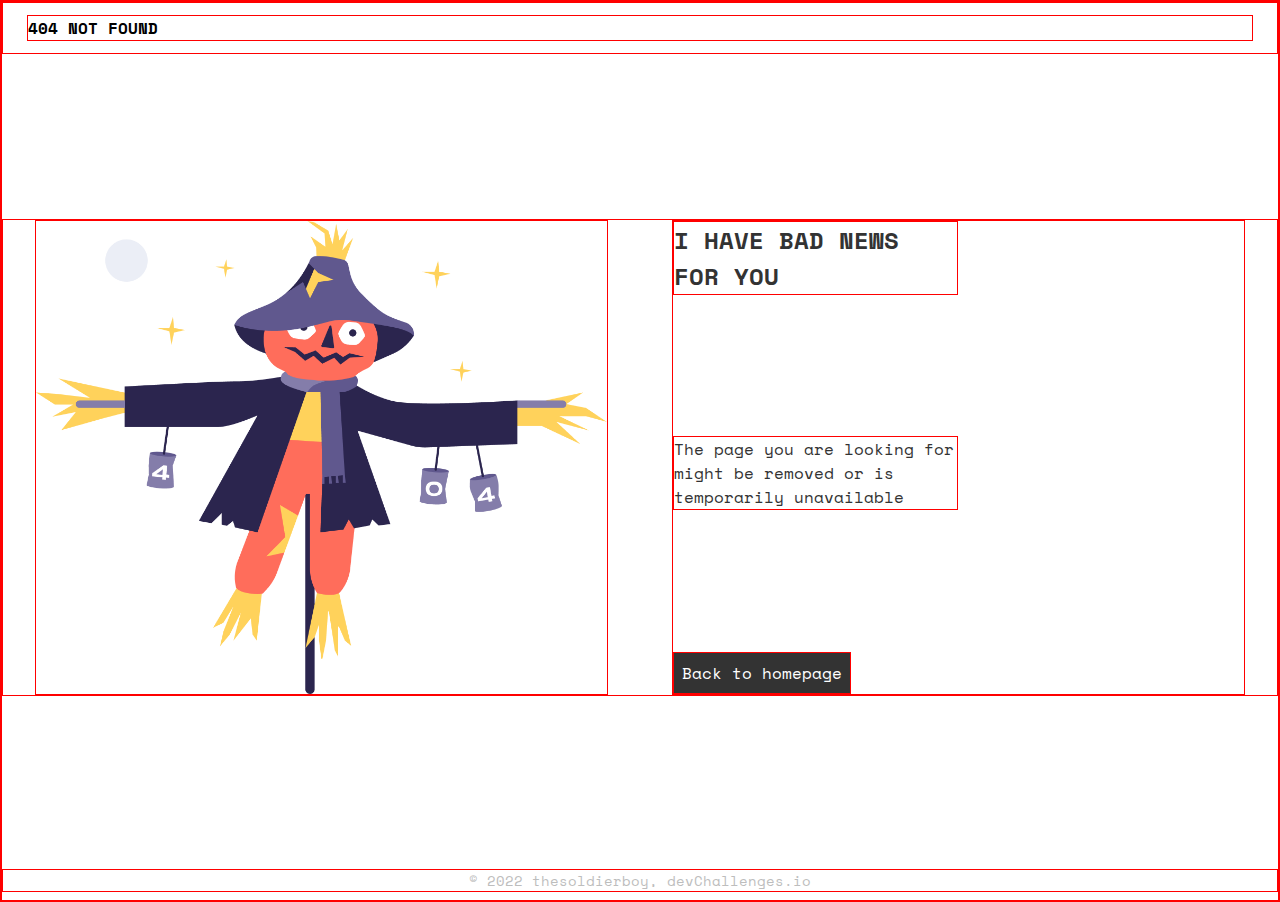
<file: index.html>
<!DOCTYPE html>
<html lang="en">

<head>
  <meta charset="UTF-8">
  <meta http-equiv="X-UA-Compatible" content="IE=edge">
  <meta name="viewport" content="width=device-width, initial-scale=1.0">
  <link rel="stylesheet" href="style.css">
  <title>error-404-Not-Found</title>
</head>

<body>
  <div class="navbar"><h4>404 NOT FOUND</h4></div>
  <div class="container">
    <img src="/Scarecrow.png" alt="scarecrow">
    <div class="right_column">

      <h2>I HAVE BAD NEWS FOR YOU</h2>
      <p>The page you are looking for might be removed or is temporarily unavailable</p>
      <a href="url">Back to homepage</a>
    </div>
  </div>

  <div class="footer">© 2022 thesoldierboy, devChallenges.io</div>
</body>

</html>
</file>
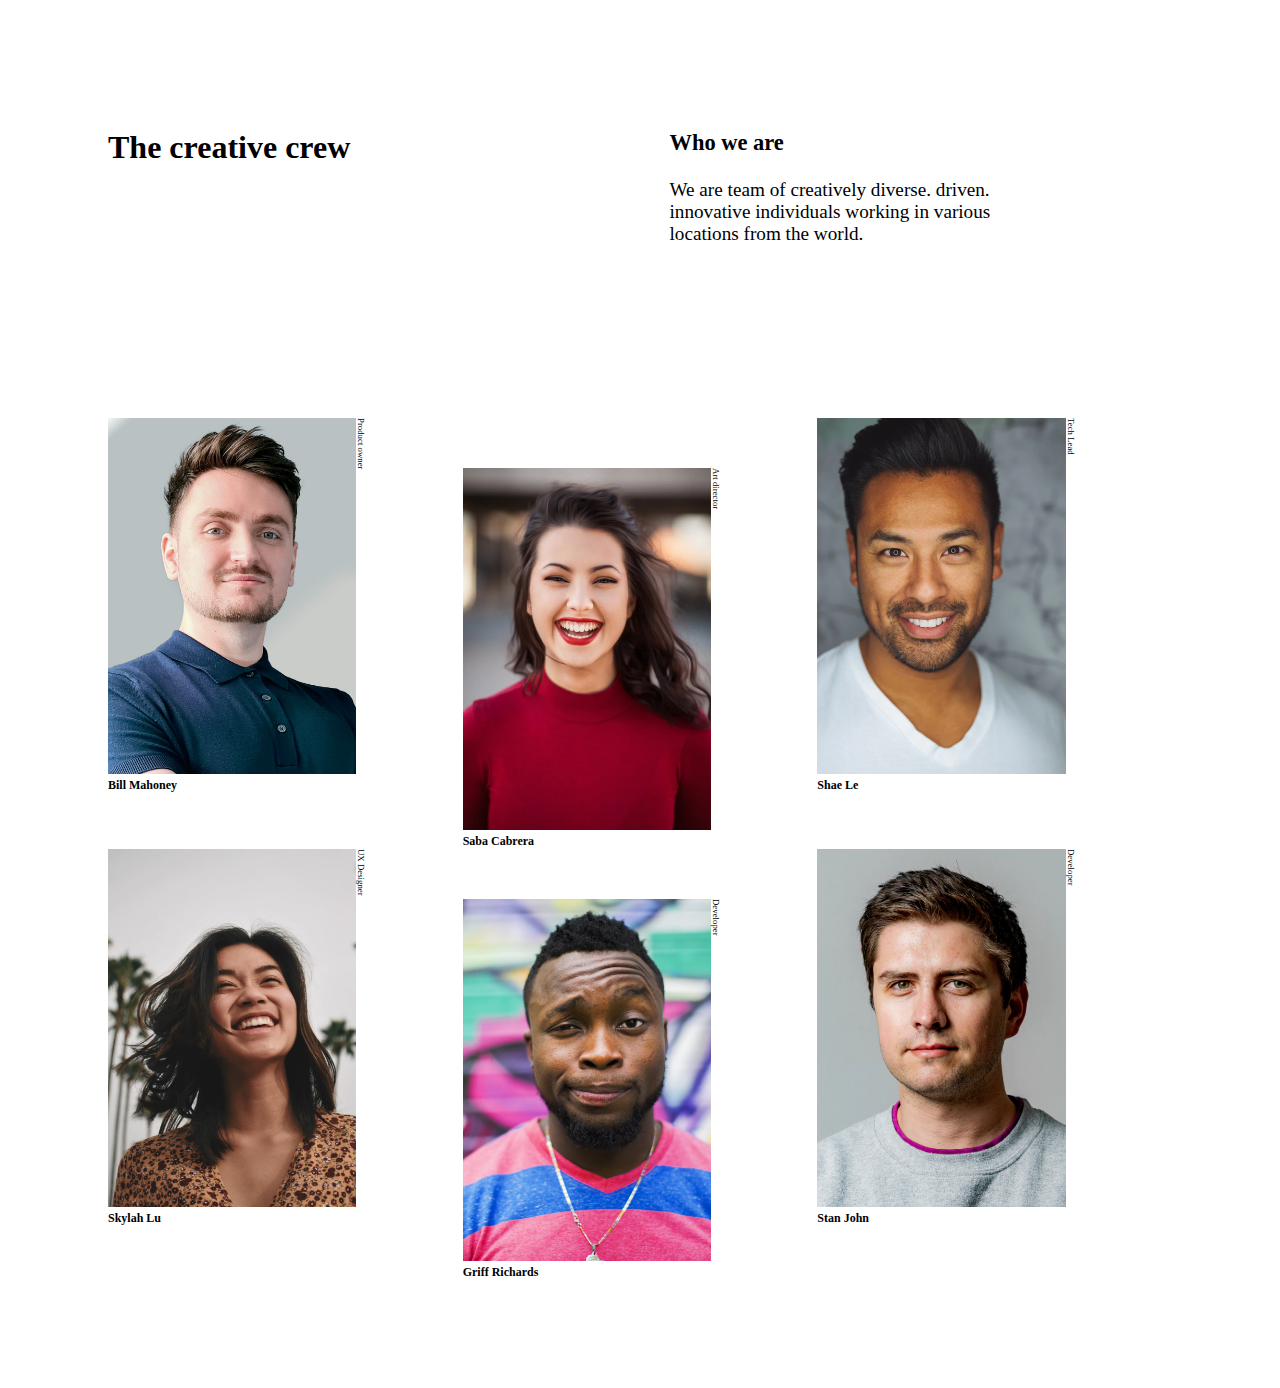
<file: my-team-page-master/index.html>
<!DOCTYPE html>
<html lang="en">

<head>
  <meta charset="UTF-8">
  <meta http-equiv="X-UA-Compatible" content="IE=edge">
  <meta name="viewport" content="width=device-width, initial-scale=1.0">
  <title>My-team-Page</title>
  <link rel="stylesheet" href="style.css">
</head>

<body>
  <div class="content">
    <div class="main">
      <div class="left">
        <h1>The creative crew</h1>
      </div>
      <div class="right">
        <h3>Who we are</h3>
        <p>We are team of creatively diverse. driven. <br>innovative individuals working in various <br>locations from the
          world.
        </p>
      </div>
    </div>

    <div class="container">
      <div class="pic1">
        <img src="photo1.png">
        <spam>Product owner</spam>
        <h5>Bill Mahoney </h5>
        
      </div>
      <div class="pic2">
        <img src="photo2.png">
        <spam>
          Art director
        </spam>
        <h5>Saba Cabrera </h5>
        
      </div>
      <div class="pic3">
        <img src="photo3.png">
        <spam>
          Tech Lead
        </spam>
        <h5>Shae Le</h5>
      </div>

      <div class="pic4">
        <img src="photo4.png">
        <spam>
          UX Designer
        </spam>
        <h5>Skylah Lu</h5>

      </div>
      <div class="pic5">
        <img src="photo5.png">
        <spam>
          Developer
        </spam>
        <h5>Griff Richards</h5>

      </div>
      <div class="pic6">
        <img src="photo6.png">
        <spam>
          Developer
        </spam>
         <h5>Stan John</h5>
      
      </div>
    </div>
  </div>
</body>

</html>
</file>
<file: style.css>
@import url('https://fonts.googleapis.com/css2?family=Space+Mono&display=swap');
*,
*::before,
*::after {
    box-sizing: border-box;
    padding: 0;
    margin: 0;
    border: 1px solid red;
}
body{
    width: 100%;
    height: 100vh;
    display:flex ;
    justify-content: space-between;
    flex-direction: column;
    font-family: 'Space Mono', monospace; 
}

.navbar{
    padding:12px 24px;
}

.container{
    width:90%;
    flex-wrap:wrap;
    align-items: stretch;
    color: #333;
    margin: 0px auto;
    display: flex;
    justify-content: space-around;
    width: fit-content;
}

img{
    min-width: 270px;
    width: 45%;
    
}

.right_column{
    width: 45%;
    display: flex;
    align-items: flex-start;
    justify-content: space-between;
    flex-direction: column;
}

a{
    display: block;
    padding: 8px;
    color:#fff;
    background-color: #333;
    text-decoration: none;
}

p{
    height: auto;
    width: 50%;
}

h2{

    margin:0px;
    width: 50%;
}

.footer{
    text-align: center;
    margin: 8px 0px;
    font-size: 0.9em;
    color: #bdbdbd;
    font-weight: 500;
    
}
</file>
<file: my-team-page-master/style.css>
*{
    padding: 0;
    /* border: 1px solid red; */
}
.content{
    display: flex;
    flex-direction: column;
    justify-content: space-around;
    flex-wrap: wrap;
    padding: 100px;
}
.container{
    margin-top: 7%;
    display: grid;
    /* grid-template-rows: repeat(1,6fr); */
    grid-template-columns: repeat(3,1fr); 
}
.pic2,.pic5{
    margin-top: 50px; 
}
img{
    height: auto;
    width: 70%;
}
spam{
    writing-mode: vertical-rl;
    position:absolute;
    font-size: 55%;
}
.main{
    display: flex;
    flex-wrap: wrap;
    flex-direction:row ;
}
h5{
    margin: 0;
    font-size: 75%;
}
.right{
    font-size: 120%;
}
.left{
    padding-right: 30%;
}
h1{
    width: max-content;
}
</file>
